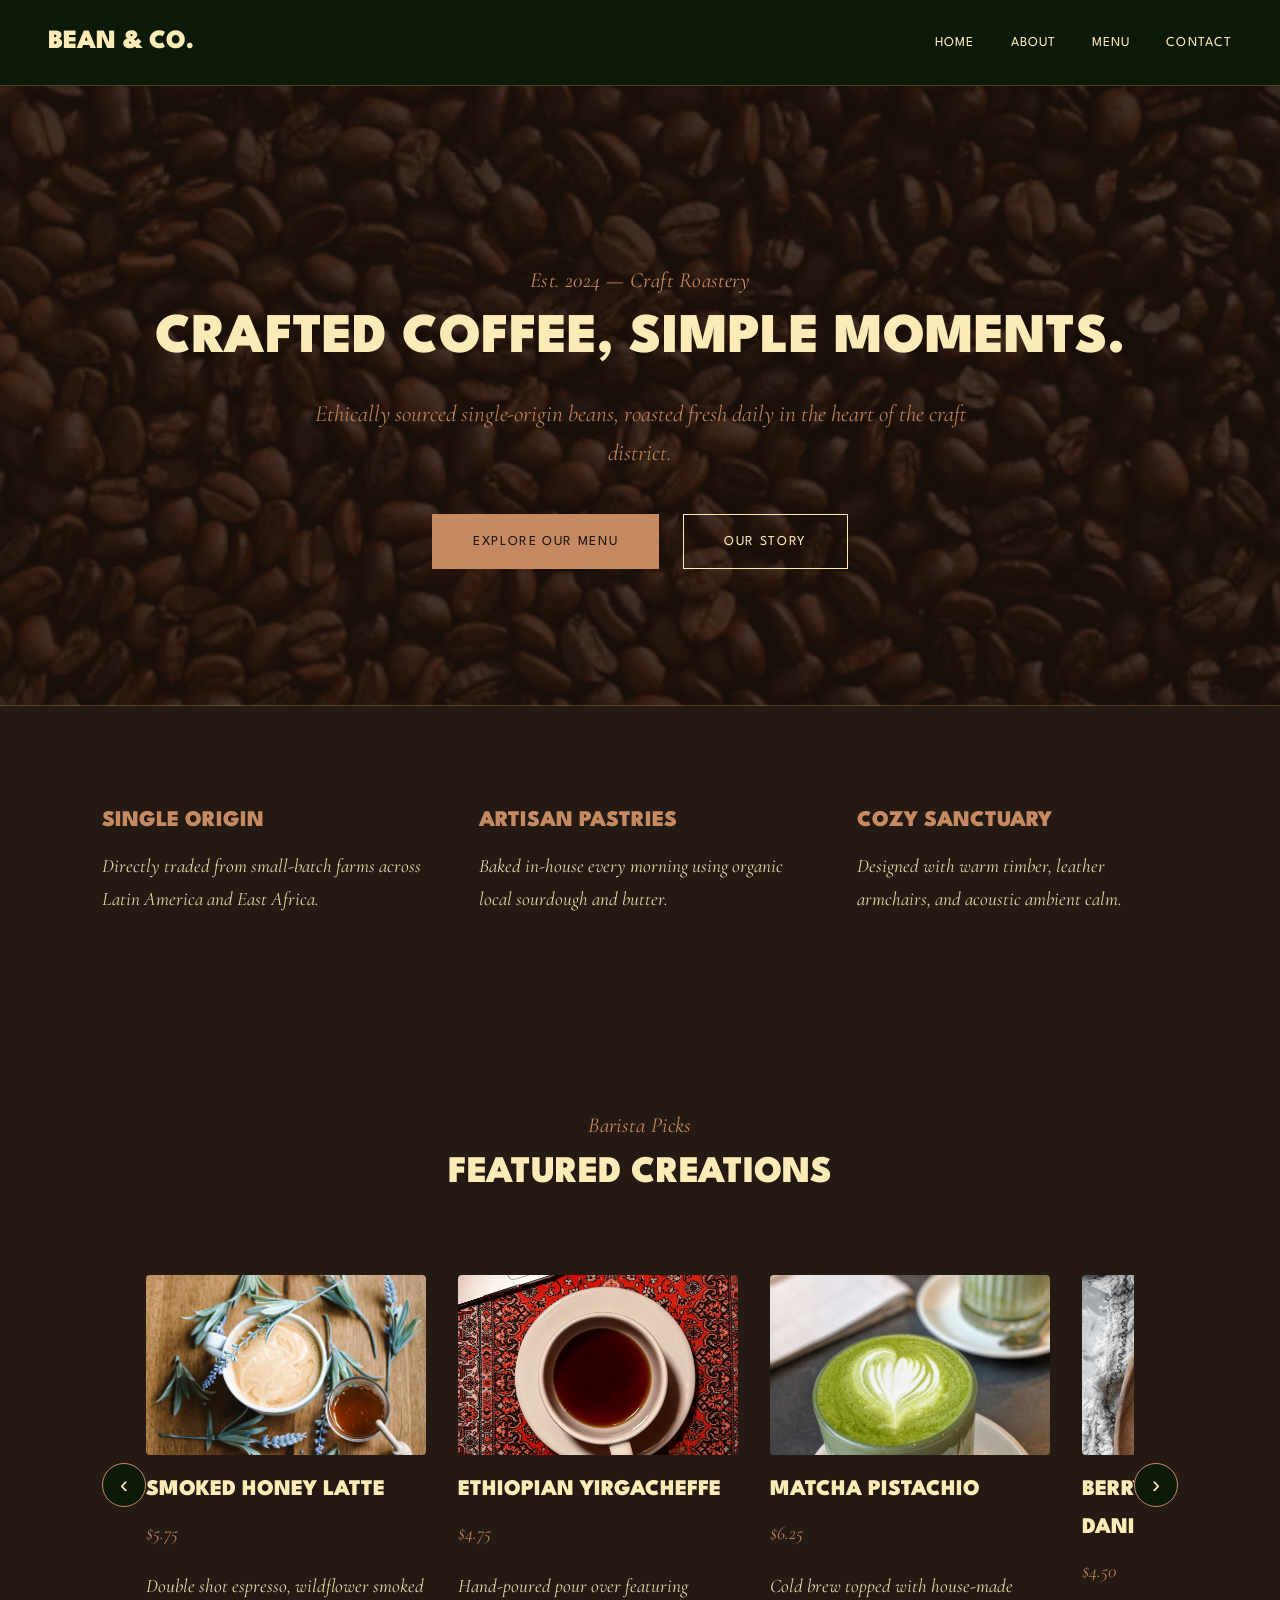
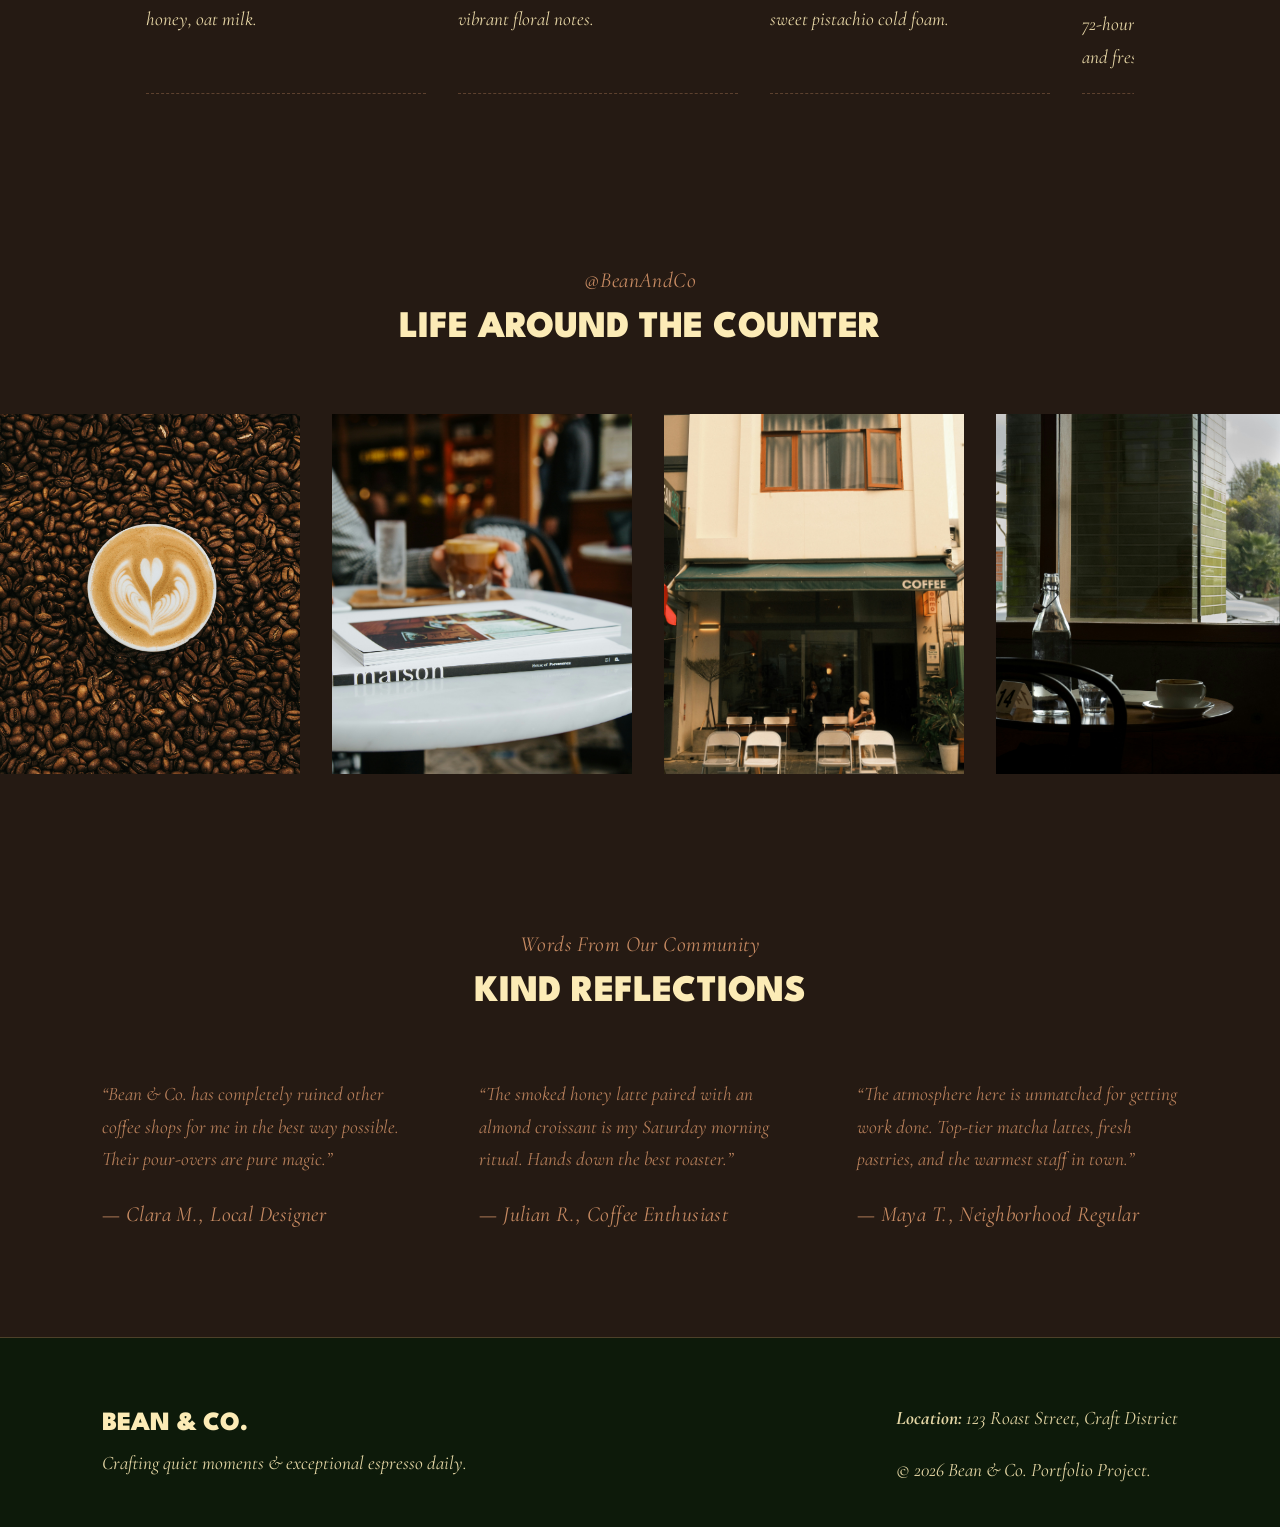
<file: index.html>
<!DOCTYPE html>
<html lang="en">
<head>
    <meta charset="UTF-8">
    <meta name="viewport" content="width=device-width, initial-scale=1.0">
    <title>Bean & Co.</title>
    
    <!-- PASTE THE NEW FONT LINKS HERE -->
    <link rel="preconnect" href="https://fonts.googleapis.com">
    <link rel="preconnect" href="https://fonts.gstatic.com" crossorigin>
    <link href="https://fonts.googleapis.com/css2?family=Cormorant+Garamond:ital,wght@1,400;1,600&family=League+Spartan:wght@400;700;900&display=swap" rel="stylesheet">
    
    <!-- Your main stylesheet comes right after -->
    <link rel="stylesheet" href="css/style.css">
</head>
<body>

<header class="site-header">
    <a href="index.html" class="logo">BEAN & CO.</a>
    <nav class="main-nav">
        <a href="index.html">HOME</a>
        <a href="about.html">ABOUT</a>
        <a href="menu.html">MENU</a>
        <a href="contact.html">CONTACT</a>
    </nav>
</header>

    <main>
        <section class="hero">
            <div class="container hero-container">
                <span class="sub-heading">Est. 2024 — Craft Roastery</span>
                <h1>Crafted Coffee, Simple Moments.</h1>
                <p class="hero-description">Ethically sourced single-origin beans, roasted fresh daily in the heart of the craft district.</p>
                <div class="hero-buttons">
                    <a href="menu.html" class="btn btn-primary">Explore Our Menu</a>
                    <a href="about.html" class="btn btn-secondary">Our Story</a>
                </div>
            </div>
        </section>

        <section class="highlights">
            <div class="container highlights-grid">
                <div class="highlight-card">
                    <h3>Single Origin</h3>
                    <p>Directly traded from small-batch farms across Latin America and East Africa.</p>
                </div>
                <div class="highlight-card">
                    <h3>Artisan Pastries</h3>
                    <p>Baked in-house every morning using organic local sourdough and butter.</p>
                </div>
                <div class="highlight-card">
                    <h3>Cozy Sanctuary</h3>
                    <p>Designed with warm timber, leather armchairs, and acoustic ambient calm.</p>
                </div>
            </div>
        </section>

        <!-- MEDIUM SIZED SLIDER CAROUSEL -->
        <section class="featured-slider-section">
            <div class="container">
                <div class="section-header">
                    <span class="sub-heading">Barista Picks</span>
                    <h2>Featured Creations</h2>
                </div>

                <div class="slider-wrapper">
                    <button class="slider-btn prev-btn" id="slideLeft" aria-label="Previous Slide">‹</button>
                    
                    <div class="slider-track" id="sliderTrack">
                        <div class="slider-card">
                            <div class="card-img-wrapper">
                                <img src="images/smoked-honey-latte.jpg" alt="Smoked Honey Latte">
                            </div>
                            <div class="card-content">
                                <h3>Smoked Honey Latte</h3>
                                <p class="price">$5.75</p>
                                <p>Double shot espresso, wildflower smoked honey, oat milk.</p>
                            </div>
                        </div>

                        <div class="slider-card">
                            <div class="card-img-wrapper">
                                <img src="images/ethiopian-yirgacheffe.jpg" alt="Ethiopian Yirgacheffe">
                            </div>
                            <div class="card-content">
                                <h3>Ethiopian Yirgacheffe</h3>
                                <p class="price">$4.75</p>
                                <p>Hand-poured pour over featuring vibrant floral notes.</p>
                            </div>
                        </div>

                        <div class="slider-card">
                            <div class="card-img-wrapper">
                                <img src="images/matcha-pistachio-foam.jpg" alt="Matcha Pistachio Foam">
                            </div>
                            <div class="card-content">
                                <h3>Matcha Pistachio</h3>
                                <p class="price">$6.25</p>
                                <p>Cold brew topped with house-made sweet pistachio cold foam.</p>
                            </div>
                        </div>

                        <div class="slider-card">
                            <div class="card-img-wrapper">
                                <img src="images/almond-croissant.jpg" alt="Almond Croissant">
                            </div>
                            <div class="card-content">
                                <h3>Berry Sourdough Danish</h3>
                                <p class="price">$4.50</p>
                                <p>72-hour dough filled with organic ricotta and fresh berries.</p>
                            </div>
                        </div>
                    </div>

                    <button class="slider-btn next-btn" id="slideRight" aria-label="Next Slide">›</button>
                </div>
            </div>
        </section>

        <section class="ticker-gallery-section">
            <div class="section-header">
                <span class="sub-heading">@BeanAndCo</span>
                <h2>Life Around the Counter</h2>
            </div>

            <div class="ticker-container">
                <div class="ticker-track">
                    <div class="ticker-item"><img src="images/gallery-photo-1.jpg" alt="Gallery photo 1"></div>
                    <div class="ticker-item"><img src="images/gallery-photo-2.jpg" alt="Gallery photo 2"></div>
                    <div class="ticker-item"><img src="images/gallery-photo-3.jpg" alt="Gallery photo 3"></div>
                    <div class="ticker-item"><img src="images/gallery-photo-4.jpg" alt="Gallery photo 4"></div>
                    <div class="ticker-item"><img src="images/gallery-photo-5.jpg" alt="Gallery photo 5"></div>
                    <div class="ticker-item"><img src="images/gallery-photo-1.jpg" alt="Gallery photo 1"></div>
                    <div class="ticker-item"><img src="images/gallery-photo-2.jpg" alt="Gallery photo 2"></div>
                </div>
            </div>
        </section>

        <section class="testimonials-section">
            <div class="container">
                <div class="section-header">
                    <span class="sub-heading">Words From Our Community</span>
                    <h2>Kind Reflections</h2>
                </div>

                <div class="highlights-grid">
                    <div class="highlight-card">
                        <p class="quote">“Bean & Co. has completely ruined other coffee shops for me in the best way possible. Their pour-overs are pure magic.”</p>
                        <span class="sub-heading">— Clara M., Local Designer</span>
                    </div>

                    <div class="highlight-card">
                        <p class="quote">“The smoked honey latte paired with an almond croissant is my Saturday morning ritual. Hands down the best roaster.”</p>
                        <span class="sub-heading">— Julian R., Coffee Enthusiast</span>
                    </div>
                    <div class="reflection">
  <p class="quote">“The atmosphere here is unmatched for getting work done. Top-tier matcha lattes, fresh pastries, and the warmest staff in town.”</p>
  <span class="sub-heading">— Maya T., Neighborhood Regular</span>
</div>
                </div>
            </div>
        </section>
    </main>

    <footer class="site-footer">
        <div class="container footer-container">
            <div class="footer-brand">
                <a href="index.html" class="logo">BEAN & CO.</a>
                <p>Crafting quiet moments & exceptional espresso daily.</p>
            </div>
            <div class="footer-info">
                <p><strong>Location:</strong> 123 Roast Street, Craft District</p>
                <p>&copy; 2026 Bean & Co. Portfolio Project.</p>
            </div>
        </div>
    </footer>

    <script src="js/script.js"></script>
</body>
</html>
</file>
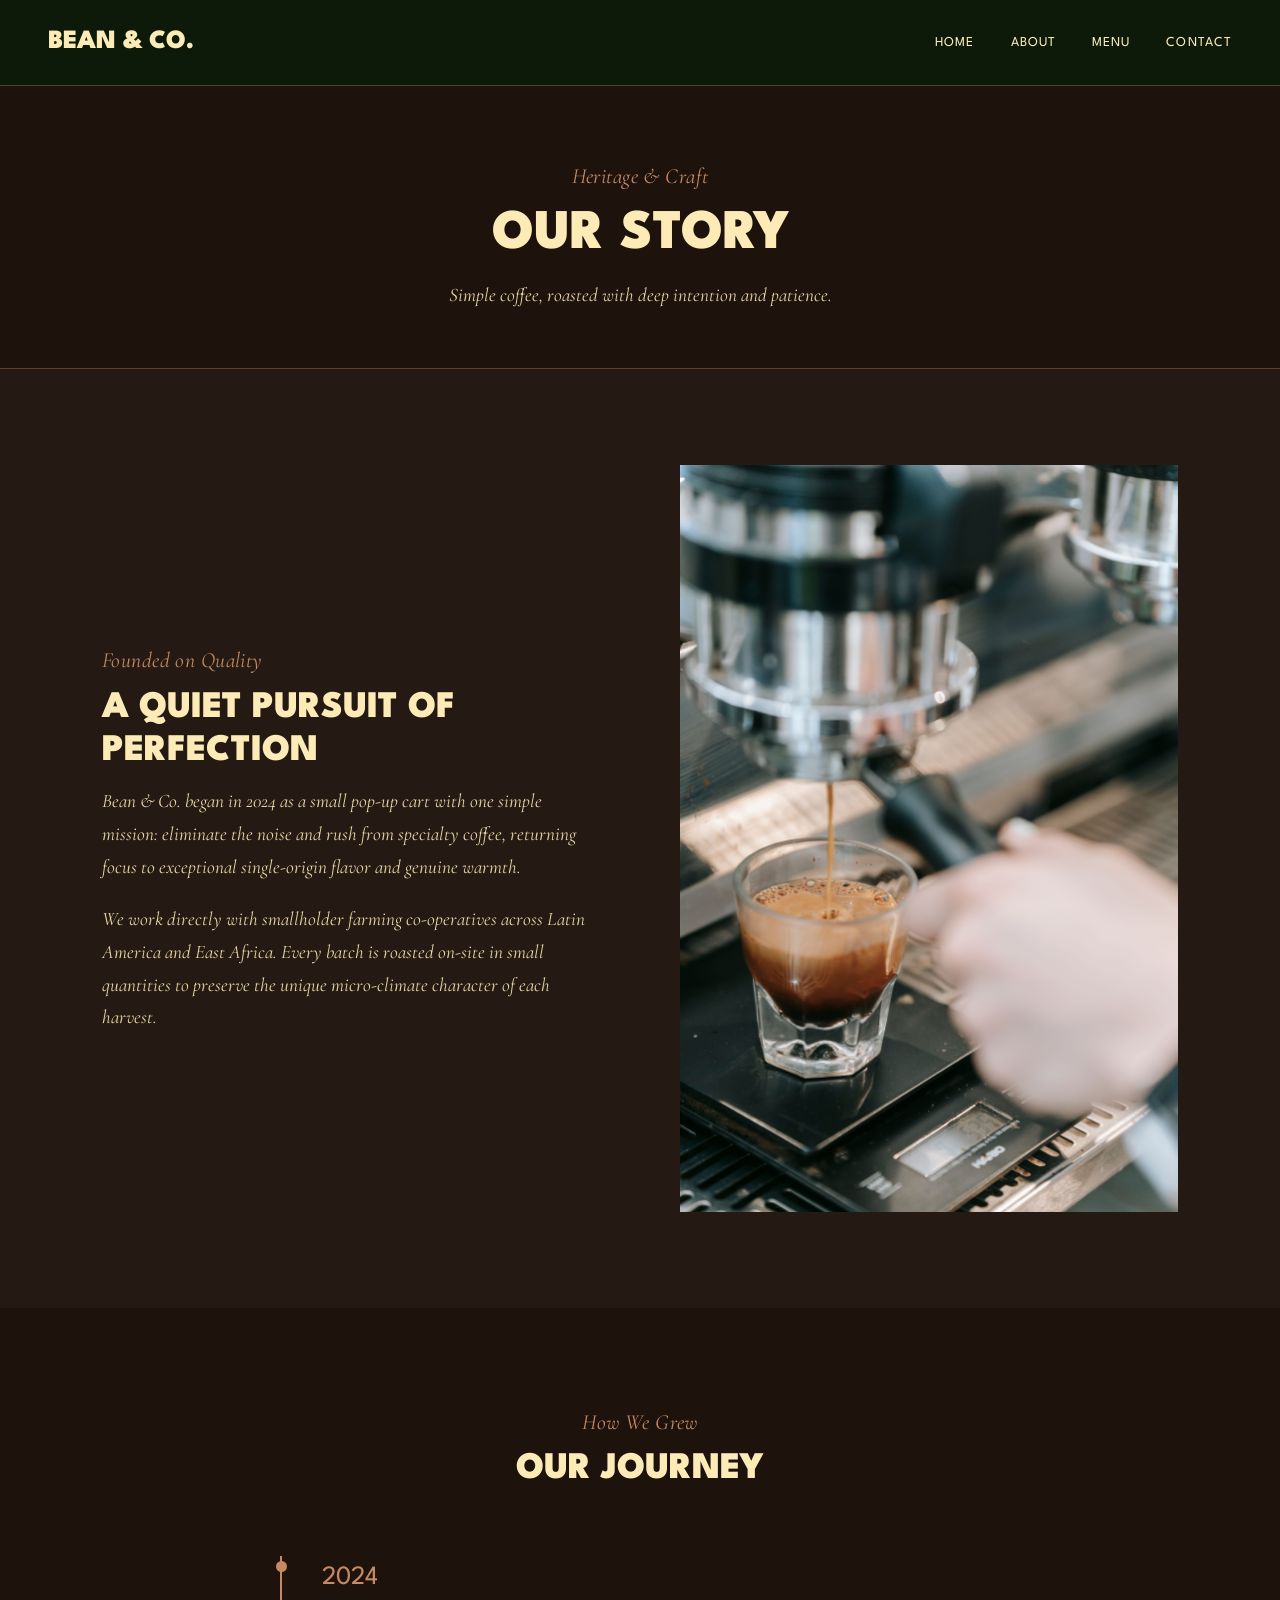
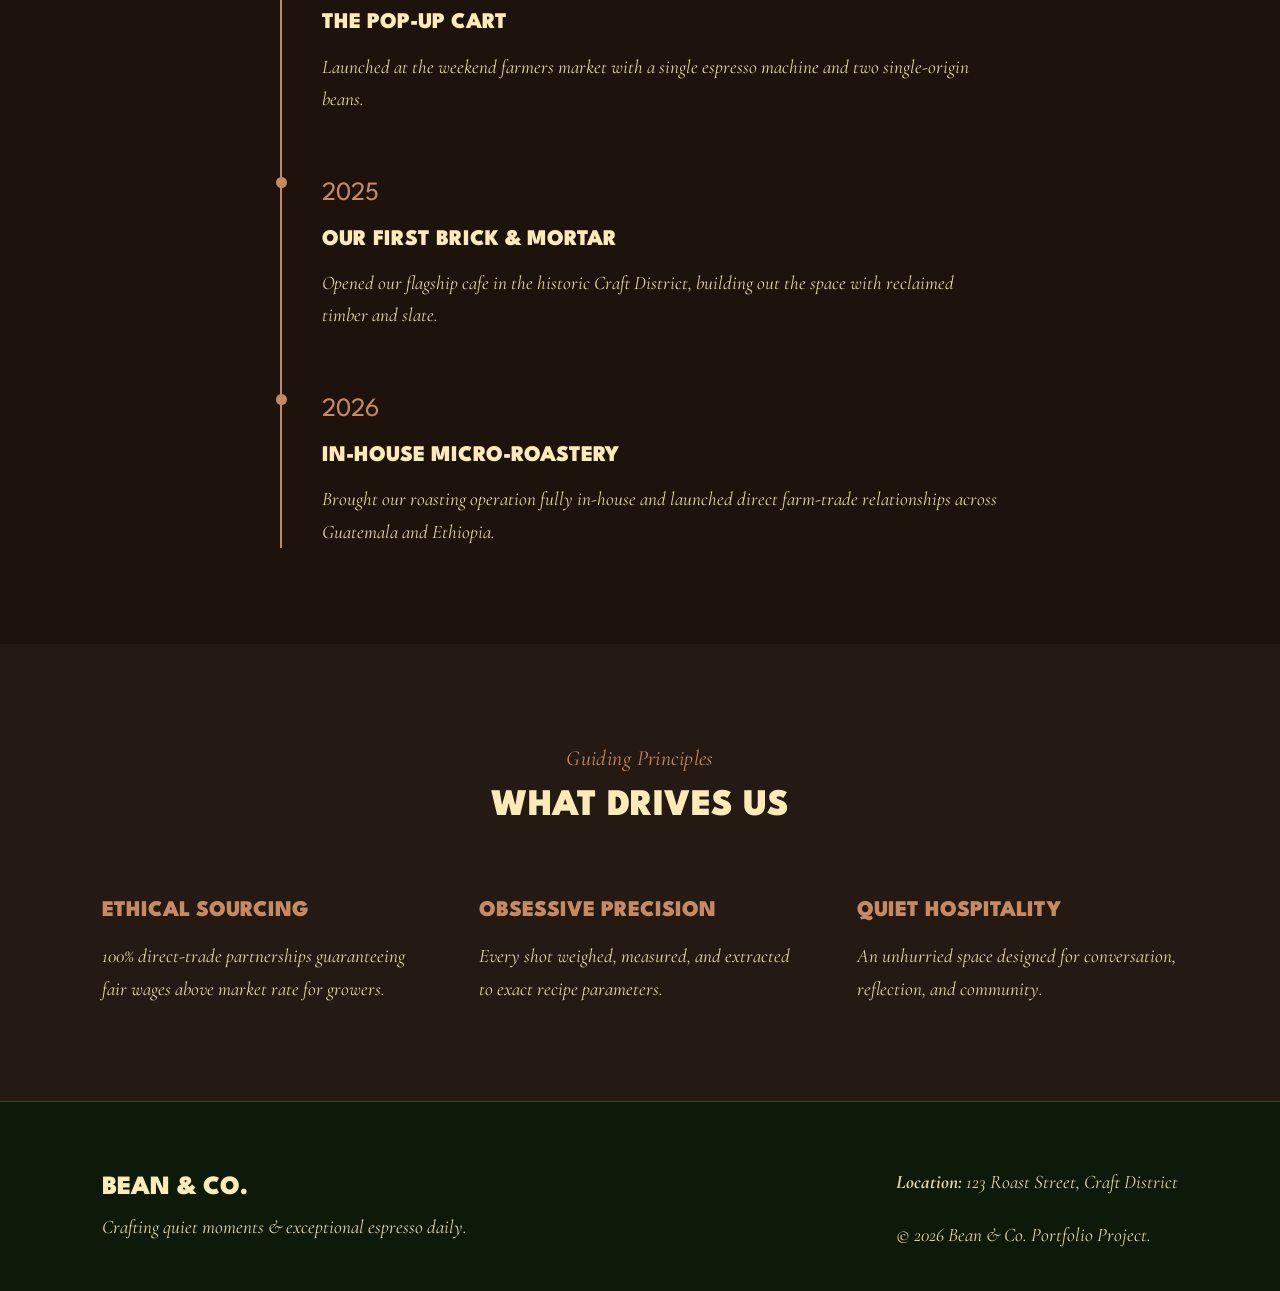
<file: about.html>
<!DOCTYPE html>
<html lang="en">
<head>
    <meta charset="UTF-8">
    <meta name="viewport" content="width=device-width, initial-scale=1.0">
    <title>Bean & Co.</title>
    
    <!-- PASTE THE NEW FONT LINKS HERE -->
    <link rel="preconnect" href="https://fonts.googleapis.com">
    <link rel="preconnect" href="https://fonts.gstatic.com" crossorigin>
    <link href="https://fonts.googleapis.com/css2?family=Cormorant+Garamond:ital,wght@1,400;1,600&family=League+Spartan:wght@400;700;900&display=swap" rel="stylesheet">
    
    <!-- Your main stylesheet comes right after -->
    <link rel="stylesheet" href="css/style.css">
</head>
<body>

<header class="site-header">
    <a href="index.html" class="logo">BEAN & CO.</a>
    <nav class="main-nav">
        <a href="index.html">HOME</a>
        <a href="about.html">ABOUT</a>
        <a href="menu.html">MENU</a>
        <a href="contact.html">CONTACT</a>
    </nav>
</header>

    <main>
        <section class="page-header">
            <div class="container animate-on-scroll">
                <span class="sub-heading">Heritage & Craft</span>
                <h1>Our Story</h1>
                <p>Simple coffee, roasted with deep intention and patience.</p>
            </div>
        </section>

        <!-- EDITORIAL SPLIT: Text Left, Photo Right -->
        <section class="about-content">
            <div class="container split-layout">
                <div class="about-text animate-on-scroll">
                    <span class="sub-heading">Founded on Quality</span>
                    <h2>A Quiet Pursuit of Perfection</h2>
                    <p>Bean & Co. began in 2024 as a small pop-up cart with one simple mission: eliminate the noise and rush from specialty coffee, returning focus to exceptional single-origin flavor and genuine warmth.</p>
                    <p>We work directly with smallholder farming co-operatives across Latin America and East Africa. Every batch is roasted on-site in small quantities to preserve the unique micro-climate character of each harvest.</p>
                </div>
                <div class="about-image animate-on-scroll">
                    <div class="image-frame">
                        <img src="images/barista-carefully-brewing-a-pour-over-coffee.jpg" alt="Barista carefully brewing a pour over coffee">
                    </div>
                </div>
            </div>
        </section>

        <!-- UNBOXED EDITORIAL TIMELINE -->
        <section class="timeline-section">
            <div class="container">
                <div class="section-header text-center animate-on-scroll">
                    <span class="sub-heading">How We Grew</span>
                    <h2>Our Journey</h2>
                </div>

                <div class="timeline">
                    <div class="timeline-item animate-on-scroll">
                        <div class="timeline-year">2024</div>
                        <div class="timeline-content">
                            <h3>The Pop-Up Cart</h3>
                            <p>Launched at the weekend farmers market with a single espresso machine and two single-origin beans.</p>
                        </div>
                    </div>

                    <div class="timeline-item animate-on-scroll">
                        <div class="timeline-year">2025</div>
                        <div class="timeline-content">
                            <h3>Our First Brick & Mortar</h3>
                            <p>Opened our flagship cafe in the historic Craft District, building out the space with reclaimed timber and slate.</p>
                        </div>
                    </div>

                    <div class="timeline-item animate-on-scroll">
                        <div class="timeline-year">2026</div>
                        <div class="timeline-content">
                            <h3>In-House Micro-Roastery</h3>
                            <p>Brought our roasting operation fully in-house and launched direct farm-trade relationships across Guatemala and Ethiopia.</p>
                        </div>
                    </div>
                </div>
            </div>
        </section>

        <section class="values-section">
            <div class="container">
                <div class="section-header text-center animate-on-scroll">
                    <span class="sub-heading">Guiding Principles</span>
                    <h2>What Drives Us</h2>
                </div>

                <div class="highlights-grid">
                    <div class="highlight-card animate-on-scroll">
                        <h3>Ethical Sourcing</h3>
                        <p>100% direct-trade partnerships guaranteeing fair wages above market rate for growers.</p>
                    </div>

                    <div class="highlight-card animate-on-scroll">
                        <h3>Obsessive Precision</h3>
                        <p>Every shot weighed, measured, and extracted to exact recipe parameters.</p>
                    </div>

                    <div class="highlight-card animate-on-scroll">
                        <h3>Quiet Hospitality</h3>
                        <p>An unhurried space designed for conversation, reflection, and community.</p>
                    </div>
                </div>
            </div>
        </section>
    </main>

    <footer class="site-footer">
        <div class="container footer-container">
            <div class="footer-brand">
                <a href="index.html" class="logo">BEAN & CO.</a>
                <p>Crafting quiet moments & exceptional espresso daily.</p>
            </div>
            <div class="footer-info">
                <p><strong>Location:</strong> 123 Roast Street, Craft District</p>
                <p>&copy; 2026 Bean & Co. Portfolio Project.</p>
            </div>
        </div>
    </footer>

    <script src="js/script.js"></script>
</body>
</html>
</file>
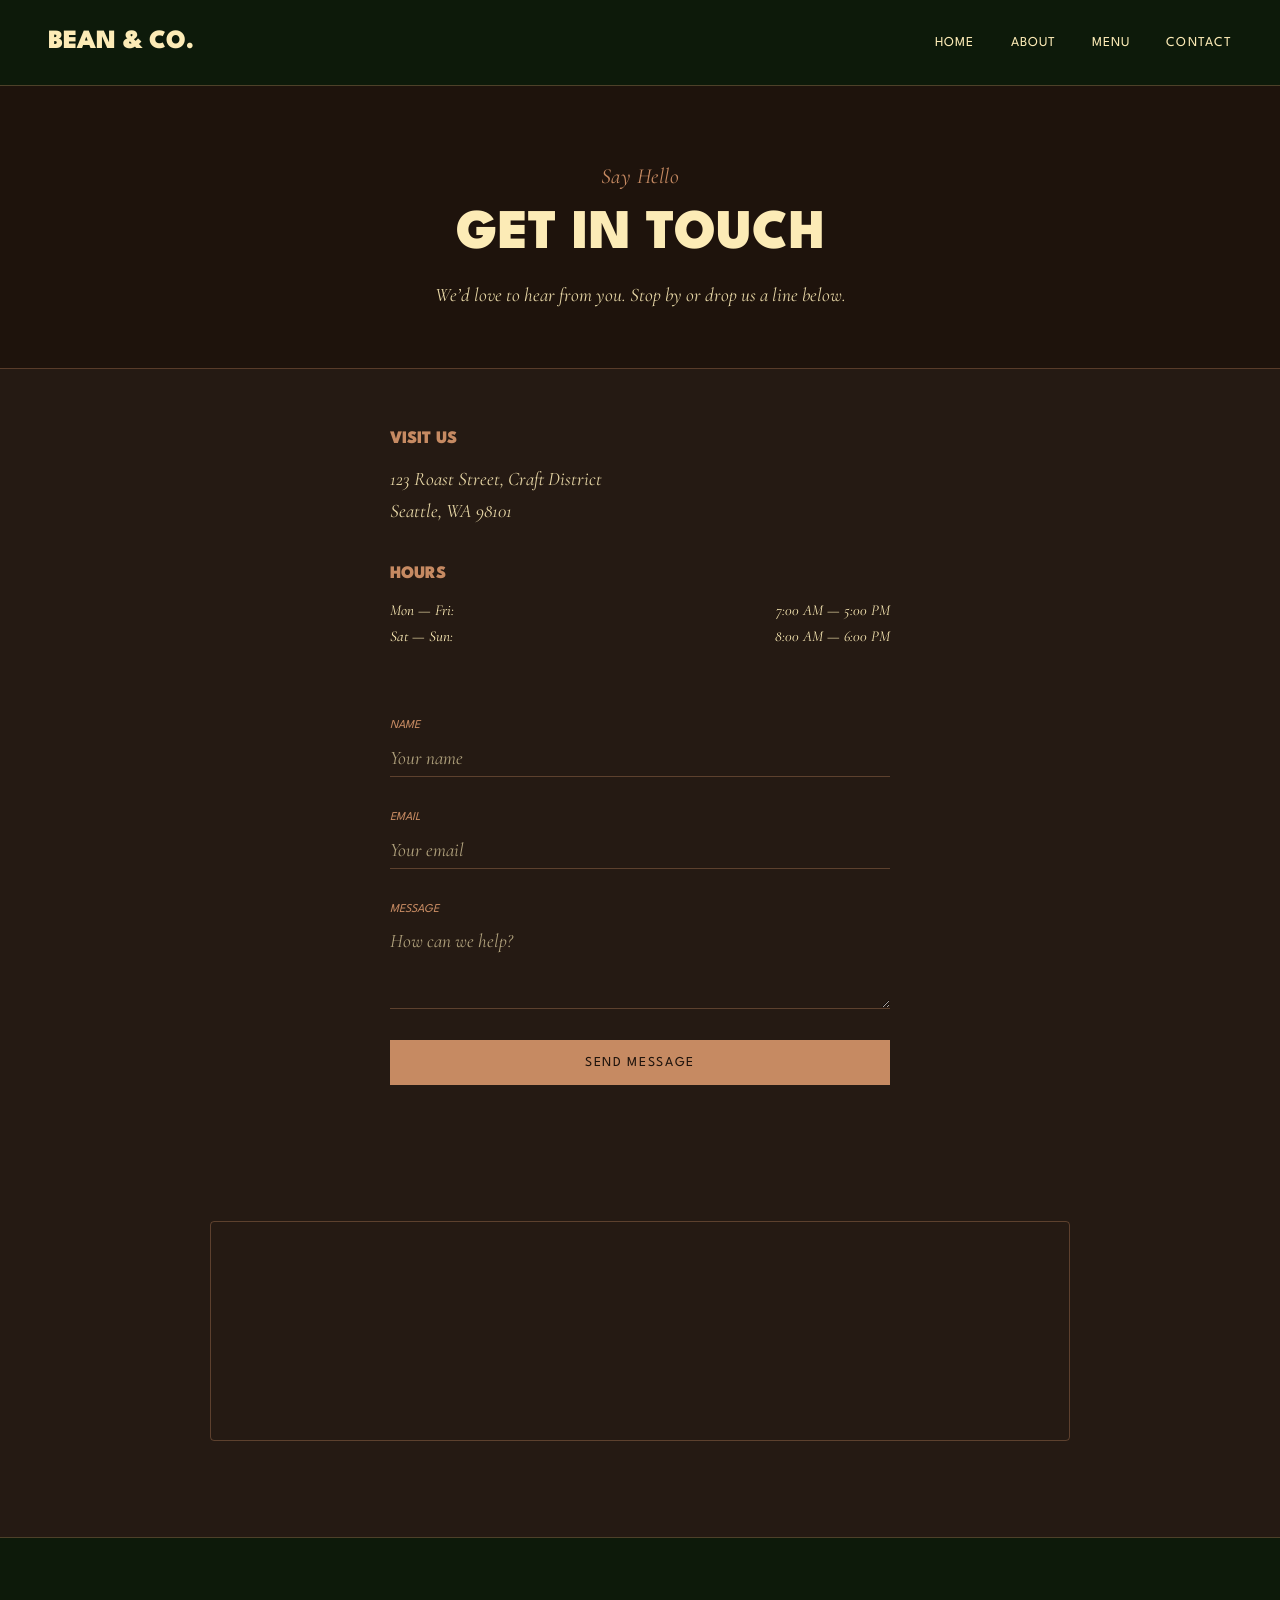
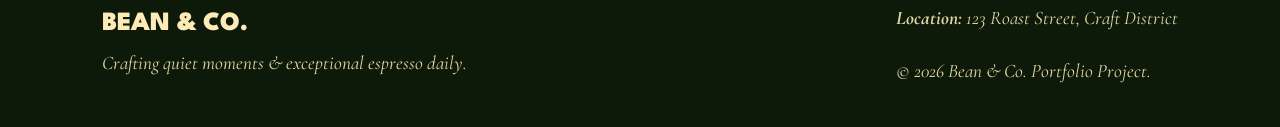
<file: contact.html>
<!DOCTYPE html>
<html lang="en">
<head>
    <meta charset="UTF-8">
    <meta name="viewport" content="width=device-width, initial-scale=1.0">
    <title>Bean & Co.</title>
    
    <!-- PASTE THE NEW FONT LINKS HERE -->
    <link rel="preconnect" href="https://fonts.googleapis.com">
    <link rel="preconnect" href="https://fonts.gstatic.com" crossorigin>
    <link href="https://fonts.googleapis.com/css2?family=Cormorant+Garamond:ital,wght@1,400;1,600&family=League+Spartan:wght@400;700;900&display=swap" rel="stylesheet">
    
    <!-- Your main stylesheet comes right after -->
    <link rel="stylesheet" href="css/style.css">
</head>
<body>

<header class="site-header">
    <a href="index.html" class="logo">BEAN & CO.</a>
    <nav class="main-nav">
        <a href="index.html">HOME</a>
        <a href="about.html">ABOUT</a>
        <a href="menu.html">MENU</a>
        <a href="contact.html">CONTACT</a>
    </nav>
</header>

    <main>
        <section class="page-header">
            <div class="container animate-on-scroll">
                <span class="sub-heading">Say Hello</span>
                <h1>Get In Touch</h1>
                <p>We’d love to hear from you. Stop by or drop us a line below.</p>
            </div>
        </section>

        <section class="contact-section">
            <div class="container">
                <div class="contact-stack">
                    
                    <!-- INFO BLOCK -->
                    <div class="contact-info animate-on-scroll">
                        <div class="info-block">
                            <h3>Visit Us</h3>
                            <p>123 Roast Street, Craft District<br>Seattle, WA 98101</p>
                        </div>
                        
                        <div class="info-block">
                            <h3>Hours</h3>
                            <ul class="hours-list">
                                <li><span>Mon — Fri:</span> <span>7:00 AM — 5:00 PM</span></li>
                                <li><span>Sat — Sun:</span> <span>8:00 AM — 6:00 PM</span></li>
                            </ul>
                        </div>
                    </div>

                    <!-- MINIMAL REGISTRATION / CONTACT FORM -->
                    <div class="contact-form-wrapper animate-on-scroll">
                        <form class="contact-form" action="#" method="POST">
                            <div class="form-group">
                                <label for="name">Name</label>
                                <input type="text" id="name" name="name" placeholder="Your name" required>
                            </div>
                            <div class="form-group">
                                <label for="email">Email</label>
                                <input type="email" id="email" name="email" placeholder="Your email" required>
                            </div>
                            <div class="form-group">
                                <label for="message">Message</label>
                                <textarea id="message" name="message" rows="3" placeholder="How can we help?" required></textarea>
                            </div>
                            <button type="submit" class="btn btn-primary">Send Message</button>
                        </form>
                    </div>

                </div>
            </div>
        </section>

        <!-- COMPACT MAP SECTION -->
        <section class="map-section animate-on-scroll">
            <div class="container">
                <div class="map-container-compact">
                    <iframe 
                        src="https://www.google.com/maps/embed?pb=!1m18!1m12!1m3!1d2689.617187654051!2d-122.335167!3d47.608013!2m3!1f0!2f0!3f0!3m2!1i1024!2i768!4f13.1!3m3!1m2!1s0x0%3A0x0!2zNDfCsDM2JzI4LjgiTiAxMjLCsDIwJzA2LjYiVw!5e0!3m2!1sen!2sus!4v1620000000000!5m2!1sen!2sus" 
                        allowfullscreen="" 
                        loading="lazy">
                    </iframe>
                </div>
            </div>
        </section>
    </main>

    <footer class="site-footer">
        <div class="container footer-container">
            <div class="footer-brand">
                <a href="index.html" class="logo">BEAN & CO.</a>
                <p>Crafting quiet moments & exceptional espresso daily.</p>
            </div>
            <div class="footer-info">
                <p><strong>Location:</strong> 123 Roast Street, Craft District</p>
                <p>&copy; 2026 Bean & Co. Portfolio Project.</p>
            </div>
        </div>
    </footer>

    <script src="js/script.js"></script>
</body>
</html>
</file>
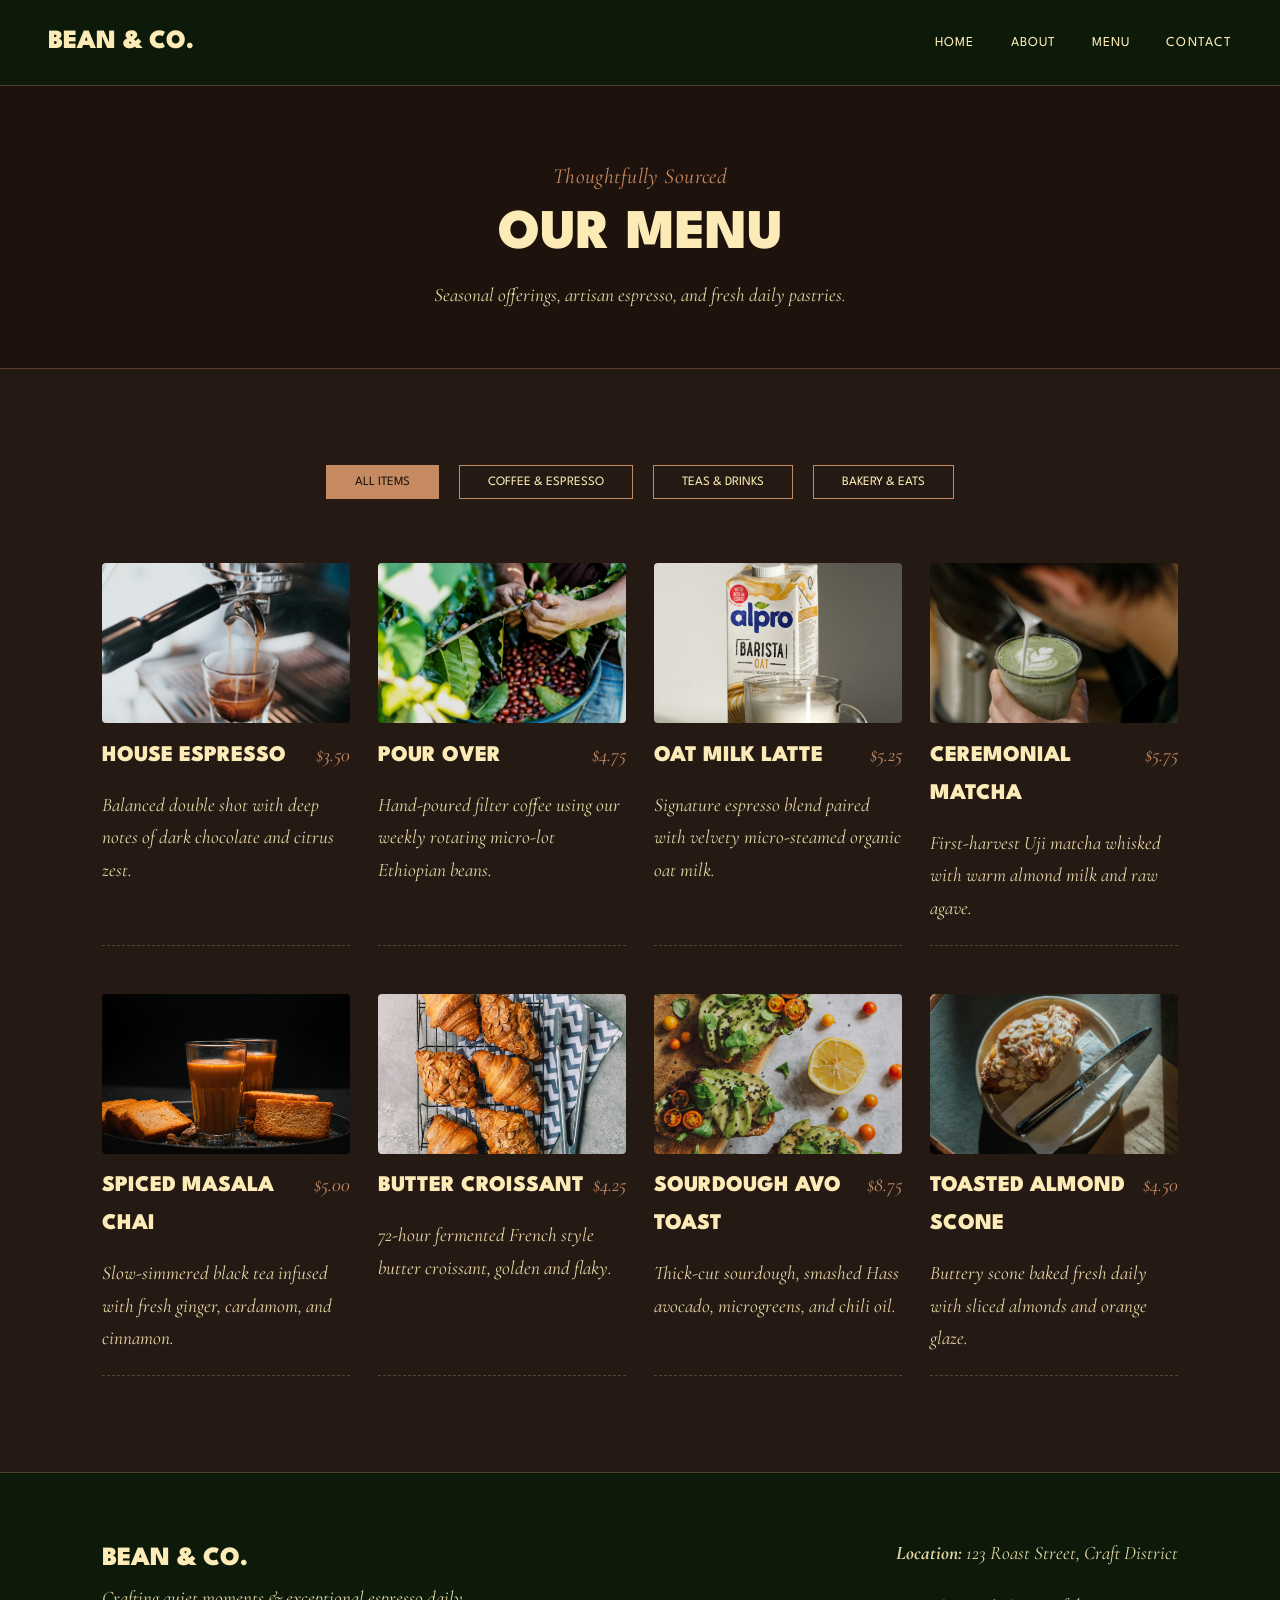
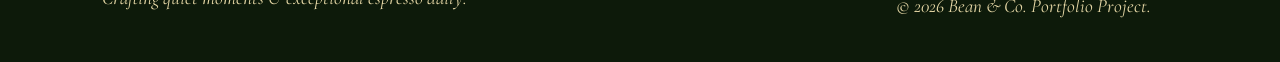
<file: menu.html>
<!DOCTYPE html>
<html lang="en">
<head>
    <meta charset="UTF-8">
    <meta name="viewport" content="width=device-width, initial-scale=1.0">
    <title>Bean & Co.</title>
    
    <!-- PASTE THE NEW FONT LINKS HERE -->
    <link rel="preconnect" href="https://fonts.googleapis.com">
    <link rel="preconnect" href="https://fonts.gstatic.com" crossorigin>
    <link href="https://fonts.googleapis.com/css2?family=Cormorant+Garamond:ital,wght@1,400;1,600&family=League+Spartan:wght@400;700;900&display=swap" rel="stylesheet">
    
    <!-- Your main stylesheet comes right after -->
    <link rel="stylesheet" href="css/style.css">
</head>
<body>

<header class="site-header">
    <a href="index.html" class="logo">BEAN & CO.</a>
    <nav class="main-nav">
        <a href="index.html">HOME</a>
        <a href="about.html">ABOUT</a>
        <a href="menu.html">MENU</a>
        <a href="contact.html">CONTACT</a>
    </nav>
</header>

<main>
    <section class="page-header">
        <div class="container">
            <span class="sub-heading">Thoughtfully Sourced</span>
            <h1>Our Menu</h1>
            <p>Seasonal offerings, artisan espresso, and fresh daily pastries.</p>
        </div>
    </section>

        <section class="menu-display-section">
            <div class="container">
                <div class="filter-tabs">
                    <button class="tab-btn active" data-category="all">All Items</button>
                    <button class="tab-btn" data-category="coffee">Coffee & Espresso</button>
                    <button class="tab-btn" data-category="tea">Teas & Drinks</button>
                    <button class="tab-btn" data-category="bakery">Bakery & Eats</button>
                </div>

                <div class="menu-card-grid">
                    <div class="menu-card" data-category="coffee">
                        <div class="menu-card-img"><img src="images/house-espresso-shot.jpg" alt="House Espresso Shot"></div>
                        <div class="menu-card-details">
                            <div class="menu-card-header"><h3>House Espresso</h3><span class="price">$3.50</span></div>
                            <p>Balanced double shot with deep notes of dark chocolate and citrus zest.</p>
                        </div>
                    </div>

                    <div class="menu-card" data-category="coffee">
                        <div class="menu-card-img"><img src="images/pour-over-single-origin.jpg" alt="Pour Over Single Origin"></div>
                        <div class="menu-card-details">
                            <div class="menu-card-header"><h3>Pour Over</h3><span class="price">$4.75</span></div>
                            <p>Hand-poured filter coffee using our weekly rotating micro-lot Ethiopian beans.</p>
                        </div>
                    </div>

                    <div class="menu-card" data-category="coffee">
                        <div class="menu-card-img"><img src="images/oat-milk-latte.jpg" alt="Oat Milk Latte"></div>
                        <div class="menu-card-details">
                            <div class="menu-card-header"><h3>Oat Milk Latte</h3><span class="price">$5.25</span></div>
                            <p>Signature espresso blend paired with velvety micro-steamed organic oat milk.</p>
                        </div>
                    </div>

                    <div class="menu-card" data-category="tea">
                        <div class="menu-card-img"><img src="images/matcha-latte.jpg" alt="Matcha Latte"></div>
                        <div class="menu-card-details">
                            <div class="menu-card-header"><h3>Ceremonial Matcha</h3><span class="price">$5.75</span></div>
                            <p>First-harvest Uji matcha whisked with warm almond milk and raw agave.</p>
                        </div>
                    </div>

                    <div class="menu-card" data-category="tea">
                        <div class="menu-card-img"><img src="images/chai-tea-latte.jpg" alt="Chai Tea Latte"></div>
                        <div class="menu-card-details">
                            <div class="menu-card-header"><h3>Spiced Masala Chai</h3><span class="price">$5.00</span></div>
                            <p>Slow-simmered black tea infused with fresh ginger, cardamom, and cinnamon.</p>
                        </div>
                    </div>

                    <div class="menu-card" data-category="bakery">
                        <div class="menu-card-img"><img src="images/butter-croissant.jpg" alt="Butter Croissant"></div>
                        <div class="menu-card-details">
                            <div class="menu-card-header"><h3>Butter Croissant</h3><span class="price">$4.25</span></div>
                            <p>72-hour fermented French style butter croissant, golden and flaky.</p>
                        </div>
                    </div>

                    <div class="menu-card" data-category="bakery">
                        <div class="menu-card-img"><img src="images/avocado-toast.jpg" alt="Avocado Toast"></div>
                        <div class="menu-card-details">
                            <div class="menu-card-header"><h3>Sourdough Avo Toast</h3><span class="price">$8.75</span></div>
                            <p>Thick-cut sourdough, smashed Hass avocado, microgreens, and chili oil.</p>
                        </div>
                    </div>

                    <div class="menu-card" data-category="bakery">
                        <div class="menu-card-img"><img src="images/almond-scone.jpg" alt="Almond Scone"></div>
                        <div class="menu-card-details">
                            <div class="menu-card-header"><h3>Toasted Almond Scone</h3><span class="price">$4.50</span></div>
                            <p>Buttery scone baked fresh daily with sliced almonds and orange glaze.</p>
                        </div>
                    </div>
                </div>
            </div>
        </section>
    </main>

    <footer class="site-footer">
        <div class="container footer-container">
            <div class="footer-brand">
                <a href="index.html" class="logo">BEAN & CO.</a>
                <p>Crafting quiet moments & exceptional espresso daily.</p>
            </div>
            <div class="footer-info">
                <p><strong>Location:</strong> 123 Roast Street, Craft District</p>
                <p>&copy; 2026 Bean & Co. Portfolio Project.</p>
            </div>
        </div>
    </footer>

    <script src="js/script.js"></script>
</body>
</html>
</file>
<file: css/style.css>
/* ==========================================================================
   BEAN & CO. - MASTER STYLESHEET (FULL CLEAN OVERHAUL)
   ========================================================================== */

/* --------------------------------------------------------------------------
   1. BRAND VARIABLES & COLOR PALETTE
   -------------------------------------------------------------------------- */
:root {
    --color-header-bg: #0d1a0a;       /* Forest Green Header & Footer */
    --color-bg: #251A13;              /* Primary Coffee Brown */
    --color-surface: #1e130c;         /* Dark Coffee Brown Secondary */
    --color-gold: #C68A62;            /* Accent Gold */
    --color-light: #FCEBB6;           /* Editorial Cream Text */
    --color-border: rgba(198, 138, 98, 0.35);

    --font-heading: 'League Spartan', -apple-system, sans-serif;
    --font-serif: 'Cormorant Garamond', Georgia, serif;
    --font-body: 'Cormorant Garamond', Georgia, serif;

    --transition-fast: all 0.25s ease-in-out;
    --transition-smooth: all 0.6s cubic-bezier(0.16, 1, 0.3, 1);
}

/* --------------------------------------------------------------------------
   2. GLOBAL BASE & RESET
   -------------------------------------------------------------------------- */
html {
    font-size: 16px;
    box-sizing: border-box;
    scroll-behavior: smooth;
    overflow-x: hidden;
}

*, *:before, *:after {
    box-sizing: inherit;
    margin: 0;
    padding: 0;
}

body {
    background-color: var(--color-bg);
    color: var(--color-light);
    font-family: var(--font-body);
    font-size: 1.25rem;
    line-height: 1.7;
    font-style: italic;
    font-weight: 400;
    overflow-x: hidden;
    -webkit-font-smoothing: antialiased;
}

.container {
    width: 100%;
    max-width: 1140px;
    margin: 0 auto;
    padding: 0 2rem;
}

/* --------------------------------------------------------------------------
   3. TYPOGRAPHY & HEADINGS
   -------------------------------------------------------------------------- */
h1, h2, h3, h4, h5, h6,
.logo,
.main-nav a,
.btn,
.tab-btn,
.timeline-year {
    font-family: var(--font-heading);
    font-style: normal;
    text-transform: uppercase;
    color: var(--color-light);
}

h1 { font-size: 3.5rem; font-weight: 900; line-height: 1.15; margin-bottom: 0.75rem; }
h2 { font-size: 2.35rem; font-weight: 900; line-height: 1.15; margin-bottom: 0.75rem; }
h3 { font-size: 1.4rem; font-weight: 900; margin-bottom: 0.5rem; }

.sub-heading,
.hero-description,
.quote,
.price {
    font-family: var(--font-serif);
    font-style: italic;
    color: var(--color-gold);
}

.sub-heading {
    display: block;
    font-size: 1.35rem;
    letter-spacing: 0.02em;
    margin-bottom: 0.5rem;
}

p {
    font-family: var(--font-body);
    font-style: italic;
    font-size: 1.2rem;
    color: var(--color-light);
    opacity: 0.9;
    margin-bottom: 1.25rem;
}

p:last-child { margin-bottom: 0; }
a { color: inherit; text-decoration: none; transition: var(--transition-fast); }
img { max-width: 100%; height: auto; display: block; }

/* --------------------------------------------------------------------------
   4. ANIMATIONS
   -------------------------------------------------------------------------- */
.animate-on-scroll {
    opacity: 1;
    transform: translateY(0);
    transition: opacity 0.85s cubic-bezier(0.16, 1, 0.3, 1), transform 0.85s cubic-bezier(0.16, 1, 0.3, 1);
}

.js-enabled .animate-on-scroll { opacity: 0; transform: translateY(30px); }
.js-enabled .animate-on-scroll.visible { opacity: 1; transform: translateY(0); }

/* --------------------------------------------------------------------------
   5. HEADER & NAVIGATION
   -------------------------------------------------------------------------- */
.site-header {
    background-color: var(--color-header-bg);
    padding: 1.25rem 3rem;
    display: flex;
    justify-content: space-between;
    align-items: center;
    position: sticky;
    top: 0;
    z-index: 1000;
    border-bottom: 1px solid var(--color-border);
}

.logo {
    font-size: 1.65rem;
    letter-spacing: 0.05em;
}

.main-nav {
    display: flex;
    align-items: center;
}

.main-nav ul, 
.main-nav {
    display: flex;
    list-style: none;
    gap: 2.25rem;
    align-items: center;
}

.main-nav a {
    font-size: 0.85rem;
    letter-spacing: 0.08em;
    padding: 0.25rem 0;
    position: relative;
}

.main-nav a:hover,
.main-nav a.active { color: var(--color-gold); }

/* --------------------------------------------------------------------------
   6. HERO & PAGE HEADERS (CENTERED ALIGNMENT FIX)
   -------------------------------------------------------------------------- */
.hero {
    position: relative;
    background: linear-gradient(rgba(30, 19, 12, 0.78), rgba(30, 19, 12, 0.78)), 
                url('../images/hero.jpg') center/cover no-repeat fixed;
    padding: 11rem 0 8.5rem;
    text-align: center;
    border-bottom: 1px solid var(--color-border);
}

.page-header {
    background-color: var(--color-surface);
    padding: 4.5rem 1.5rem 3.5rem;
    text-align: center;
    border-bottom: 1px solid var(--color-border);
}

.page-header .container,
.page-header h1,
.page-header .sub-heading,
.page-header p {
    text-align: center;
    margin-left: auto;
    margin-right: auto;
}

.page-header p {
    display: block;
    max-width: 600px;
}

.hero-description {
    font-size: 1.45rem;
    max-width: 680px;
    margin: 1.5rem auto 0;
}

.hero-buttons {
    display: flex;
    justify-content: center;
    gap: 1.5rem;
    margin-top: 2.5rem;
}

.btn {
    display: inline-block;
    padding: 0.95rem 2.5rem;
    font-size: 0.85rem;
    letter-spacing: 0.12em;
    transition: var(--transition-smooth);
    cursor: pointer;
    border: 1px solid transparent;
}

.btn-primary { background-color: var(--color-gold); color: var(--color-surface); }
.btn-primary:hover { background-color: transparent; color: var(--color-gold); border-color: var(--color-gold); }
.btn-secondary { background-color: transparent; color: var(--color-light); border-color: var(--color-light); }
.btn-secondary:hover { border-color: var(--color-gold); color: var(--color-gold); }

/* --------------------------------------------------------------------------
   7. SECTIONS & GRID LAYOUTS
   -------------------------------------------------------------------------- */
section { padding: 6rem 0; }
.section-header { text-align: center; margin-bottom: 4rem; }

.highlights-grid {
    display: grid;
    grid-template-columns: repeat(3, 1fr);
    gap: 3.5rem;
}

.highlight-card h3 { color: var(--color-gold); margin-bottom: 0.6rem; }

/* --------------------------------------------------------------------------
   8. FEATURED SLIDER
   -------------------------------------------------------------------------- */
.slider-wrapper { position: relative; display: flex; align-items: center; }
.slider-track {
    display: flex;
    gap: 2rem;
    overflow-x: auto;
    scroll-behavior: smooth;
    scrollbar-width: none;
    padding: 1rem 0;
}
.slider-track::-webkit-scrollbar { display: none; }
.slider-card { flex: 0 0 280px; border-bottom: 1px dashed var(--color-border); padding-bottom: 1.25rem; }
.card-img-wrapper { width: 100%; height: 180px; overflow: hidden; border-radius: 4px; margin-bottom: 1rem; }
.card-img-wrapper img { width: 100%; height: 100%; object-fit: cover; }

.slider-btn {
    background: var(--color-header-bg);
    color: var(--color-light);
    border: 1px solid var(--color-gold);
    width: 44px;
    height: 44px;
    border-radius: 50%;
    cursor: pointer;
    font-size: 1.5rem;
    flex-shrink: 0;
}

/* --------------------------------------------------------------------------
   9. TICKER GALLERY
   -------------------------------------------------------------------------- */
.ticker-gallery-section { overflow: hidden; padding: 3.5rem 0; }
.ticker-container { display: flex; overflow: hidden; }
.ticker-track { display: flex; gap: 2rem; width: max-content; animation: marquee 25s linear infinite; }
@keyframes marquee { 0% { transform: translateX(0%); } 100% { transform: translateX(-50%); } }
.ticker-item { flex: 0 0 300px; height: 360px; }
.ticker-item img { width: 100%; height: 100%; object-fit: cover; }

/* --------------------------------------------------------------------------
   10. ABOUT PAGE SPLIT & TIMELINE (BROWN BACKGROUND)
   -------------------------------------------------------------------------- */
.split-layout {
    display: grid;
    grid-template-columns: 1fr 1fr;
    gap: 5rem;
    align-items: center;
}

.timeline-section {
    background-color: var(--color-surface); /* Dark Coffee Brown */
}

.timeline {
    position: relative;
    max-width: 720px;
    margin: 0 auto;
    padding-left: 2.5rem;
    border-left: 2px solid var(--color-gold);
}

.timeline-item { position: relative; margin-bottom: 3.5rem; }
.timeline-item:last-child { margin-bottom: 0; }
.timeline-item::before {
    content: '';
    position: absolute;
    left: calc(-2.5rem - 6px);
    top: 0.35rem;
    width: 11px;
    height: 11px;
    background-color: var(--color-gold);
    border-radius: 50%;
}

.timeline-year { font-size: 1.65rem; color: var(--color-gold); margin-bottom: 0.25rem; }

/* --------------------------------------------------------------------------
   11. MENU GRID & TABS
   -------------------------------------------------------------------------- */
.filter-tabs { display: flex; justify-content: center; gap: 1.25rem; margin-bottom: 4rem; flex-wrap: wrap; }
.tab-btn {
    background: transparent;
    border: 1px solid var(--color-gold);
    color: var(--color-light);
    padding: 0.65rem 1.75rem;
    font-size: 0.8rem;
    cursor: pointer;
}
.tab-btn.active, .tab-btn:hover { background: var(--color-gold); color: var(--color-surface); }

.menu-card-grid { display: grid; grid-template-columns: repeat(4, 1fr); gap: 3rem 1.75rem; }
.menu-card { display: flex; flex-direction: column; border-bottom: 1px dashed var(--color-border); padding-bottom: 1.25rem; }
.menu-card.is-hidden { display: none; }
.menu-card-img { width: 100%; height: 160px; overflow: hidden; border-radius: 4px; margin-bottom: 0.85rem; }
.menu-card-img img { width: 100%; height: 100%; object-fit: cover; }
.menu-card-header { display: flex; justify-content: space-between; align-items: baseline; margin-bottom: 0.35rem; }

/* --------------------------------------------------------------------------
   12. CONTACT PAGE
   -------------------------------------------------------------------------- */
.contact-section { padding: 3.5rem 0 2.5rem; }
.contact-stack {
    max-width: 860px;
    margin: 0 auto;
    display: flex;
    justify-content: space-between;
    gap: 3rem;
}

.contact-info { flex: 1; }
.info-block { margin-top: 1.25rem; }
.info-block:first-child { margin-top: 0; }
.info-block h3 { color: var(--color-gold); font-size: 1.1rem; }
.hours-list li { display: flex; justify-content: space-between; gap: 1.5rem; font-size: 0.95rem; }

.contact-form-wrapper { flex: 1; max-width: 400px; width: 100%; }
.contact-form { display: flex; flex-direction: column; gap: 1.25rem; }
.form-group label { font-family: var(--font-heading); font-size: 0.75rem; color: var(--color-gold); text-transform: uppercase; }
.contact-form input, .contact-form textarea {
    width: 100%;
    background: transparent;
    border: none;
    border-bottom: 1px solid var(--color-border);
    color: var(--color-light);
    font-size: 1rem;
    padding: 0.4rem 0;
}
.map-container-compact { max-width: 860px; height: 220px; margin: 0 auto; border: 1px solid var(--color-border); border-radius: 4px; overflow: hidden; }
.map-container-compact iframe { width: 100%; height: 100%; border: 0; }

/* --------------------------------------------------------------------------
   13. FOOTER
   -------------------------------------------------------------------------- */
.site-footer {
    padding: 4rem 0 2.5rem;
    background-color: var(--color-header-bg);
    border-top: 1px solid var(--color-border);
}

.footer-container {
    display: flex;
    justify-content: space-between;
    align-items: flex-start;
}

/* --------------------------------------------------------------------------
   14. RESPONSIVE BREAKPOINTS
   -------------------------------------------------------------------------- */
@media screen and (max-width: 1024px) {
    .menu-card-grid { grid-template-columns: repeat(3, 1fr); }
}

@media screen and (max-width: 768px) {
    .site-header { padding: 1.25rem 1.5rem; }
    .split-layout { grid-template-columns: 1fr; gap: 3rem; }
    .contact-stack { flex-direction: column; gap: 2.5rem; }
    .menu-card-grid { grid-template-columns: repeat(2, 1fr); }
    .highlights-grid { grid-template-columns: 1fr; gap: 2.5rem; }
    .footer-container { flex-direction: column; gap: 2rem; text-align: center; }
    h1 { font-size: 2.6rem; }
    h2 { font-size: 1.85rem; }
}

@media screen and (max-width: 480px) {
    .menu-card-grid { grid-template-columns: 1fr; }
    .hero-buttons { flex-direction: column; gap: 1rem; }
    .btn { width: 100%; }
}



/* ==========================================================================
   CONTACT PAGE VERTICAL STACK FIX
   ========================================================================== */
.contact-stack {
    flex-direction: column !important;
    align-items: center !important;
    gap: 3.5rem !important;
    max-width: 550px !important;
    margin: 0 auto !important;
}

.contact-info,
.contact-form-wrapper {
    width: 100% !important;
    max-width: 500px !important;
}

.info-block {
    margin-top: 2rem !important;
}

.info-block:first-child {
    margin-top: 0 !important;
}



/* ==========================================================================
   CONTACT FORM INPUT TYPOGRAPHY FIX
   ========================================================================== */
.contact-form input,
.contact-form textarea {
    font-family: var(--font-body) !important;
    font-style: italic !important;
    font-size: 1.2rem !important;
    color: var(--color-light) !important;
}

.contact-form input::placeholder,
.contact-form textarea::placeholder {
    font-family: var(--font-body) !important;
    font-style: italic !important;
    color: var(--color-light) !important;
    opacity: 0.65 !important;
}


/* ==========================================================================
   HEADER & FOOTER LOGO FONT FIX
   ========================================================================== */
.site-header .logo,
.site-footer .logo {
    font-family: var(--font-heading) !important;
    font-weight: 900 !important;
    text-transform: none !important;
    letter-spacing: 0 !important;
}
</file>
